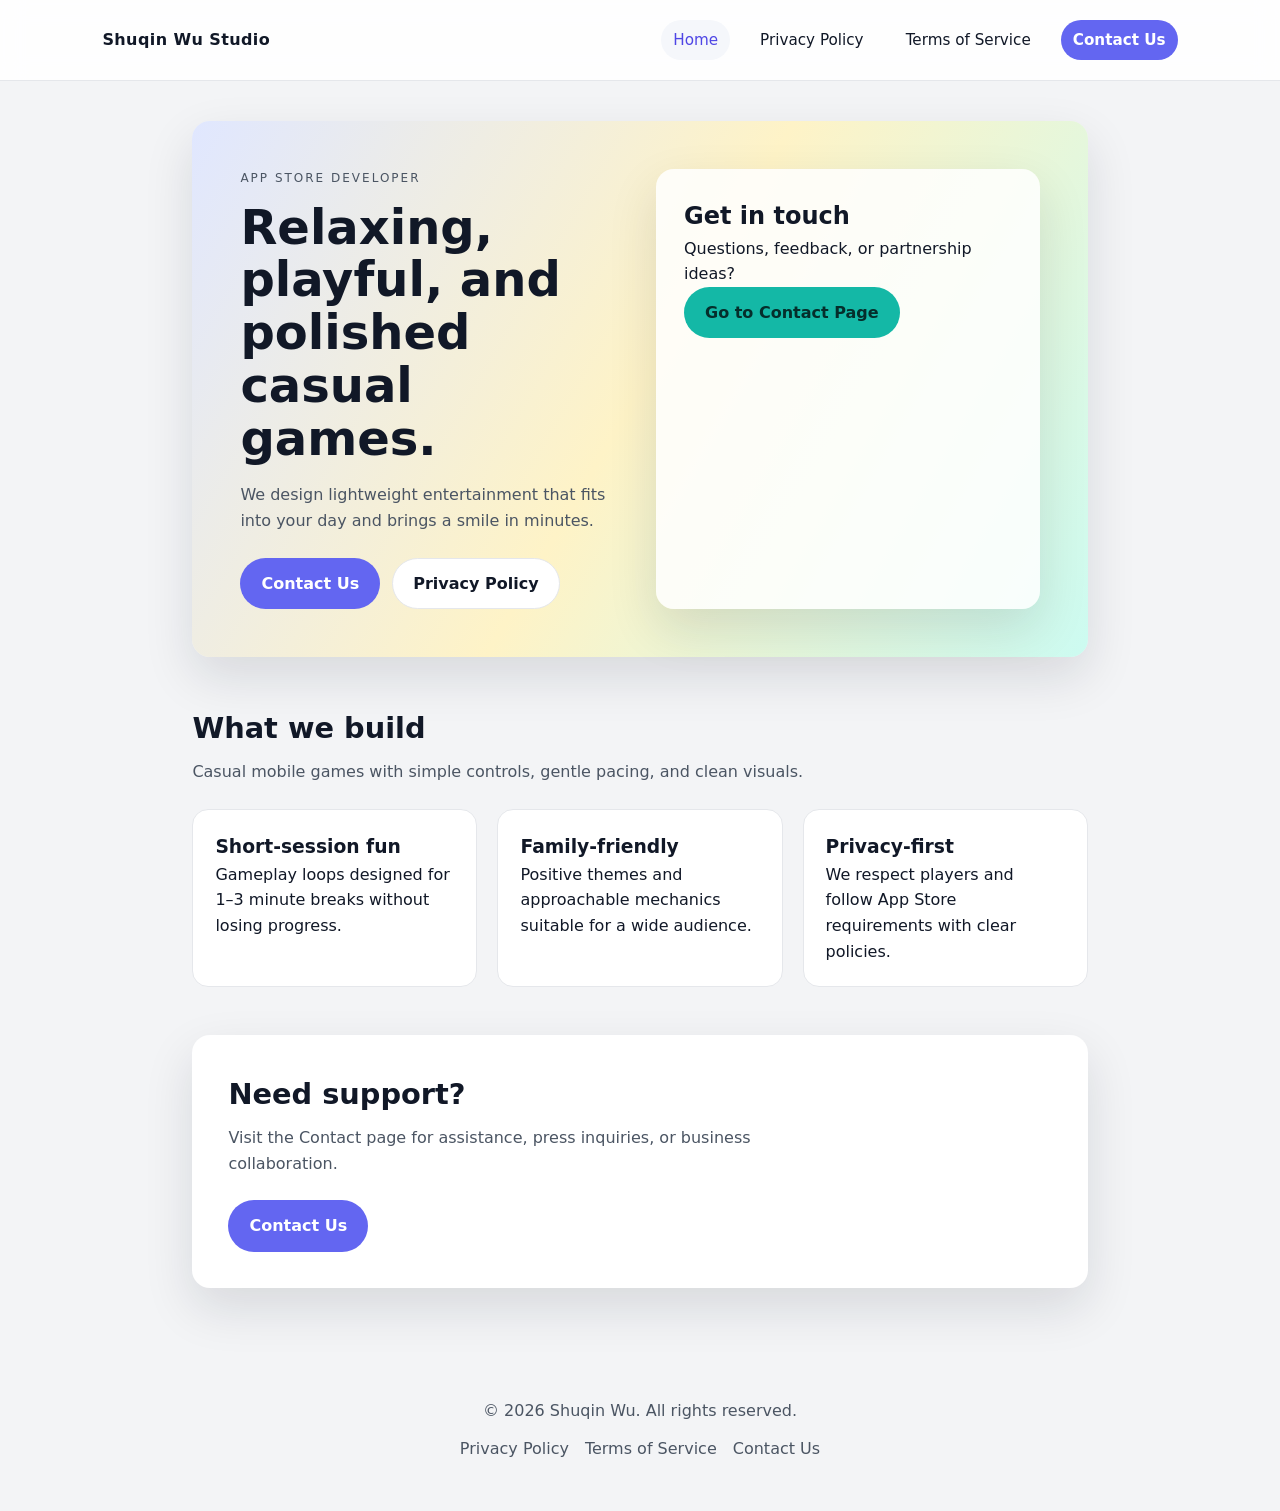
<file: index.html>
<!DOCTYPE html>
<html lang="en">
<head>
  <meta charset="UTF-8" />
  <meta name="viewport" content="width=device-width, initial-scale=1.0" />
  <title>Shuqin Wu Studio | Casual Games</title>
  <link rel="stylesheet" href="styles.css" />
  <script defer src="script.js"></script>
</head>
<body>
  <header class="site-header">
    <div class="logo">Shuqin Wu Studio</div>
    <nav class="site-nav" aria-label="Primary">
      <a href="index.html" class="active">Home</a>
      <a href="privacy.html">Privacy Policy</a>
      <a href="terms.html">Terms of Service</a>
      <a class="cta" href="contact.html">Contact Us</a>
    </nav>
  </header>

  <main>
    <section class="hero">
      <div class="hero-content">
        <p class="eyebrow">App Store Developer</p>
        <h1>Relaxing, playful, and polished casual games.</h1>
        <p class="subhead">
          We design lightweight entertainment that fits into your day and brings a smile in minutes.
        </p>
        <div class="hero-actions">
          <a class="button primary" href="contact.html">Contact Us</a>
          <a class="button ghost" href="privacy.html">Privacy Policy</a>
        </div>
      </div>
      <div class="hero-card" aria-label="Quick contact">
        <h2>Get in touch</h2>
        <p>Questions, feedback, or partnership ideas?</p>
        <a class="button secondary" href="contact.html">Go to Contact Page</a>
      </div>
    </section>

    <section class="section">
      <div class="section-header">
        <h2>What we build</h2>
        <p>Casual mobile games with simple controls, gentle pacing, and clean visuals.</p>
      </div>
      <div class="card-grid">
        <article class="card">
          <h3>Short-session fun</h3>
          <p>Gameplay loops designed for 1–3 minute breaks without losing progress.</p>
        </article>
        <article class="card">
          <h3>Family-friendly</h3>
          <p>Positive themes and approachable mechanics suitable for a wide audience.</p>
        </article>
        <article class="card">
          <h3>Privacy-first</h3>
          <p>We respect players and follow App Store requirements with clear policies.</p>
        </article>
      </div>
    </section>

    <section class="section alt">
      <div class="section-header">
        <h2>Need support?</h2>
        <p>Visit the Contact page for assistance, press inquiries, or business collaboration.</p>
      </div>
      <div class="center">
        <a class="button primary" href="contact.html">Contact Us</a>
      </div>
    </section>
  </main>

  <footer class="site-footer">
    <p>© <span id="current-year">2026</span> Shuqin Wu. All rights reserved.</p>
    <div class="footer-links">
      <a href="privacy.html">Privacy Policy</a>
      <a href="terms.html">Terms of Service</a>
      <a href="contact.html">Contact Us</a>
    </div>
  </footer>
</body>
</html>
</file>
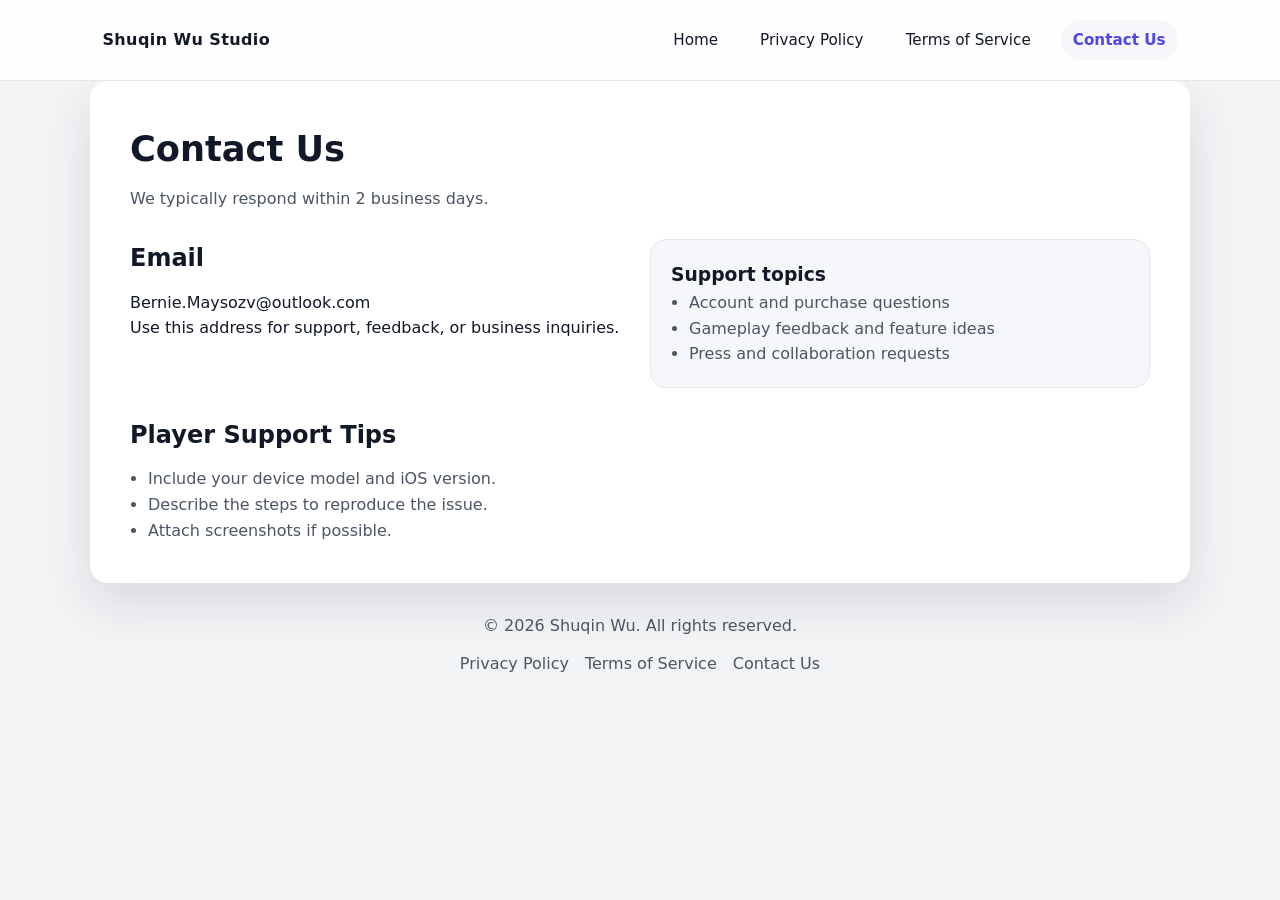
<file: contact.html>
<!DOCTYPE html>
<html lang="en">
<head>
  <meta charset="UTF-8" />
  <meta name="viewport" content="width=device-width, initial-scale=1.0" />
  <title>Contact Us | Shuqin Wu Studio</title>
  <link rel="stylesheet" href="styles.css" />
  <script defer src="script.js"></script>
</head>
<body>
  <header class="site-header">
    <div class="logo">Shuqin Wu Studio</div>
    <nav class="site-nav" aria-label="Primary">
      <a href="index.html">Home</a>
      <a href="privacy.html">Privacy Policy</a>
      <a href="terms.html">Terms of Service</a>
      <a class="cta active" href="contact.html">Contact Us</a>
    </nav>
  </header>

  <main class="page">
    <section class="page-hero">
      <h1>Contact Us</h1>
      <p>We typically respond within 2 business days.</p>
    </section>

    <section class="page-section contact-grid">
      <div>
        <h2>Email</h2>
        <p>
          <a href="mailto:Bernie.Maysozv@outlook.com">Bernie.Maysozv@outlook.com</a>
        </p>
        <p>Use this address for support, feedback, or business inquiries.</p>
      </div>
      <div class="contact-card">
        <h3>Support topics</h3>
        <ul>
          <li>Account and purchase questions</li>
          <li>Gameplay feedback and feature ideas</li>
          <li>Press and collaboration requests</li>
        </ul>
      </div>
    </section>

    <section class="page-section">
      <h2>Player Support Tips</h2>
      <ul>
        <li>Include your device model and iOS version.</li>
        <li>Describe the steps to reproduce the issue.</li>
        <li>Attach screenshots if possible.</li>
      </ul>
    </section>
  </main>

  <footer class="site-footer">
    <p>© <span id="current-year">2026</span> Shuqin Wu. All rights reserved.</p>
    <div class="footer-links">
      <a href="privacy.html">Privacy Policy</a>
      <a href="terms.html">Terms of Service</a>
      <a href="contact.html">Contact Us</a>
    </div>
  </footer>
</body>
</html>
</file>
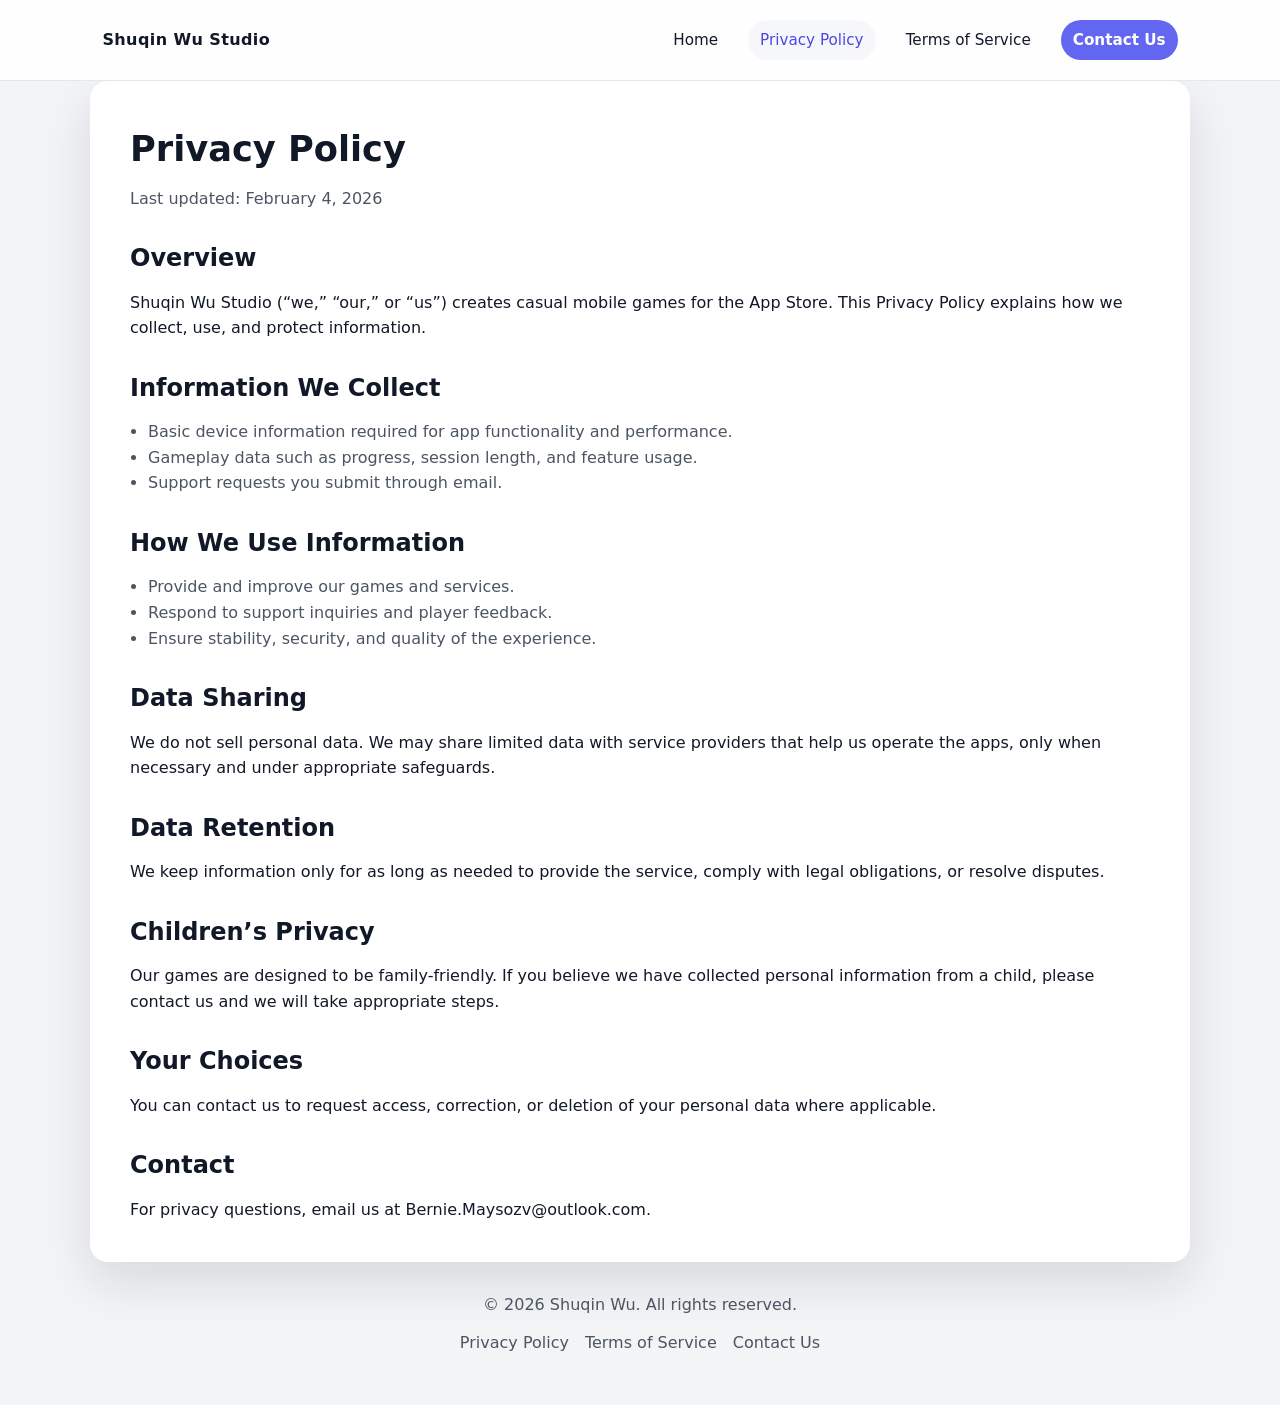
<file: privacy.html>
<!DOCTYPE html>
<html lang="en">
<head>
  <meta charset="UTF-8" />
  <meta name="viewport" content="width=device-width, initial-scale=1.0" />
  <title>Privacy Policy | Shuqin Wu Studio</title>
  <link rel="stylesheet" href="styles.css" />
  <script defer src="script.js"></script>
</head>
<body>
  <header class="site-header">
    <div class="logo">Shuqin Wu Studio</div>
    <nav class="site-nav" aria-label="Primary">
      <a href="index.html">Home</a>
      <a href="privacy.html" class="active">Privacy Policy</a>
      <a href="terms.html">Terms of Service</a>
      <a class="cta" href="contact.html">Contact Us</a>
    </nav>
  </header>

  <main class="page">
    <section class="page-hero">
      <h1>Privacy Policy</h1>
      <p>Last updated: February 4, 2026</p>
    </section>

    <section class="page-section">
      <h2>Overview</h2>
      <p>
        Shuqin Wu Studio (“we,” “our,” or “us”) creates casual mobile games for the App Store. This
        Privacy Policy explains how we collect, use, and protect information.
      </p>
    </section>

    <section class="page-section">
      <h2>Information We Collect</h2>
      <ul>
        <li>Basic device information required for app functionality and performance.</li>
        <li>Gameplay data such as progress, session length, and feature usage.</li>
        <li>Support requests you submit through email.</li>
      </ul>
    </section>

    <section class="page-section">
      <h2>How We Use Information</h2>
      <ul>
        <li>Provide and improve our games and services.</li>
        <li>Respond to support inquiries and player feedback.</li>
        <li>Ensure stability, security, and quality of the experience.</li>
      </ul>
    </section>

    <section class="page-section">
      <h2>Data Sharing</h2>
      <p>
        We do not sell personal data. We may share limited data with service providers that help us
        operate the apps, only when necessary and under appropriate safeguards.
      </p>
    </section>

    <section class="page-section">
      <h2>Data Retention</h2>
      <p>
        We keep information only for as long as needed to provide the service, comply with legal
        obligations, or resolve disputes.
      </p>
    </section>

    <section class="page-section">
      <h2>Children’s Privacy</h2>
      <p>
        Our games are designed to be family-friendly. If you believe we have collected personal
        information from a child, please contact us and we will take appropriate steps.
      </p>
    </section>

    <section class="page-section">
      <h2>Your Choices</h2>
      <p>
        You can contact us to request access, correction, or deletion of your personal data where
        applicable.
      </p>
    </section>

    <section class="page-section">
      <h2>Contact</h2>
      <p>
        For privacy questions, email us at
        <a href="mailto:Bernie.Maysozv@outlook.com">Bernie.Maysozv@outlook.com</a>.
      </p>
    </section>
  </main>

  <footer class="site-footer">
    <p>© <span id="current-year">2026</span> Shuqin Wu. All rights reserved.</p>
    <div class="footer-links">
      <a href="privacy.html">Privacy Policy</a>
      <a href="terms.html">Terms of Service</a>
      <a href="contact.html">Contact Us</a>
    </div>
  </footer>
</body>
</html>
</file>
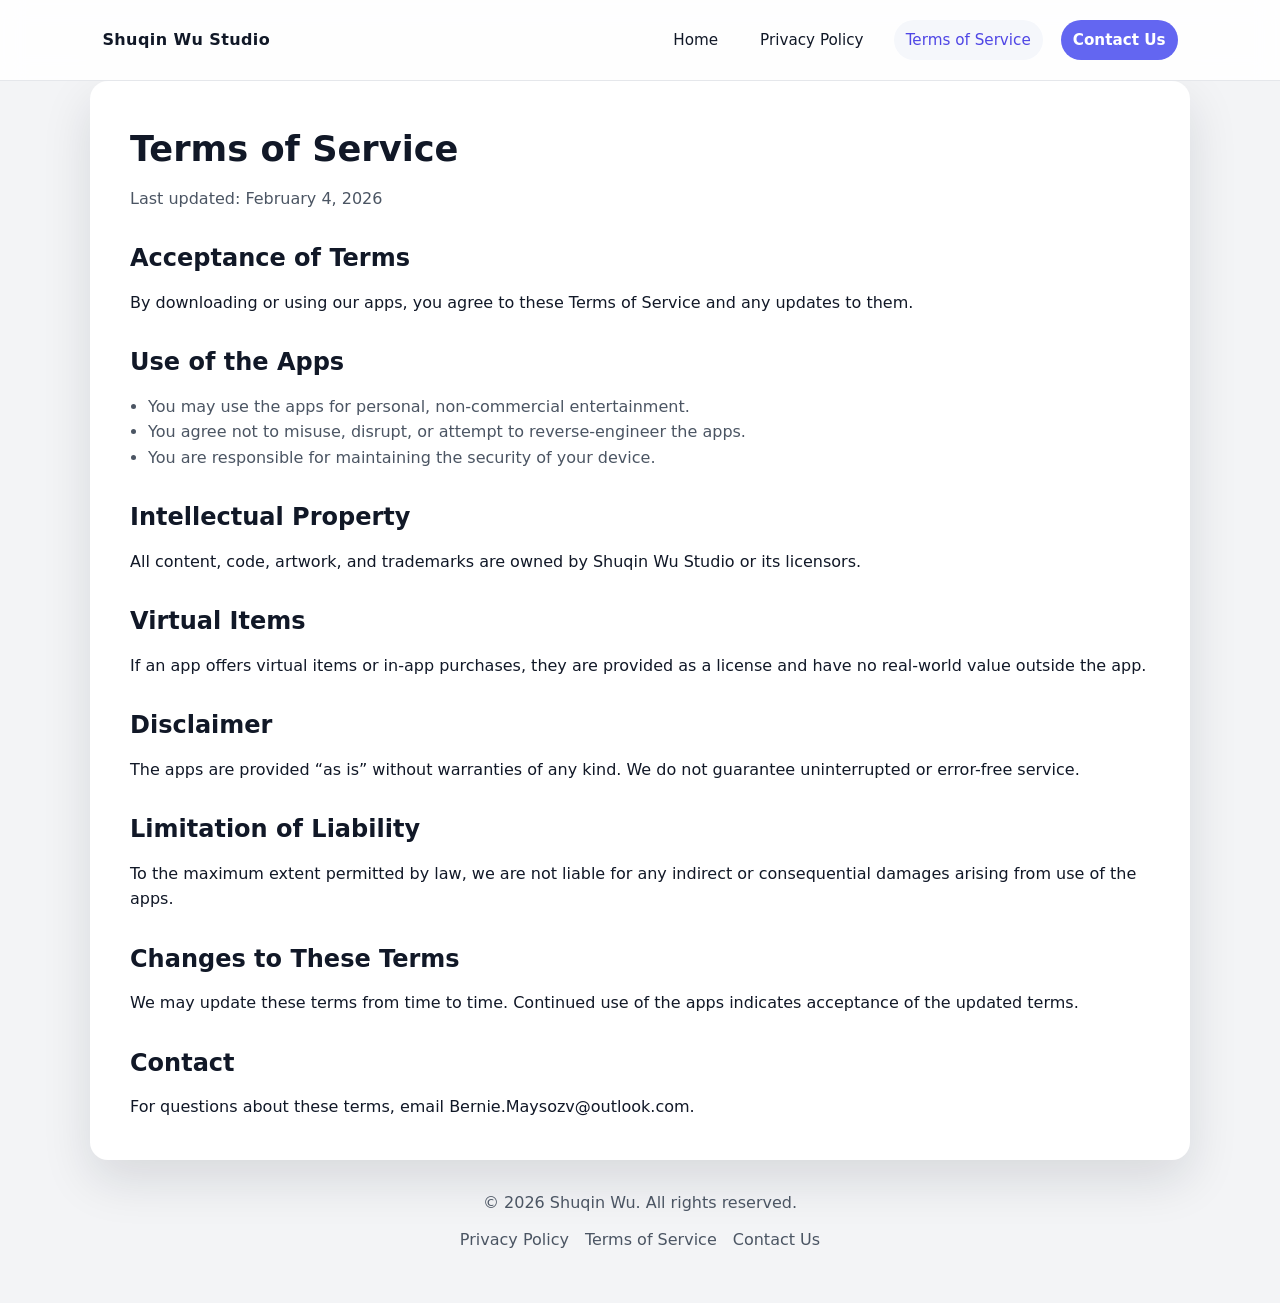
<file: terms.html>
<!DOCTYPE html>
<html lang="en">
<head>
  <meta charset="UTF-8" />
  <meta name="viewport" content="width=device-width, initial-scale=1.0" />
  <title>Terms of Service | Shuqin Wu Studio</title>
  <link rel="stylesheet" href="styles.css" />
  <script defer src="script.js"></script>
</head>
<body>
  <header class="site-header">
    <div class="logo">Shuqin Wu Studio</div>
    <nav class="site-nav" aria-label="Primary">
      <a href="index.html">Home</a>
      <a href="privacy.html">Privacy Policy</a>
      <a href="terms.html" class="active">Terms of Service</a>
      <a class="cta" href="contact.html">Contact Us</a>
    </nav>
  </header>

  <main class="page">
    <section class="page-hero">
      <h1>Terms of Service</h1>
      <p>Last updated: February 4, 2026</p>
    </section>

    <section class="page-section">
      <h2>Acceptance of Terms</h2>
      <p>
        By downloading or using our apps, you agree to these Terms of Service and any updates to them.
      </p>
    </section>

    <section class="page-section">
      <h2>Use of the Apps</h2>
      <ul>
        <li>You may use the apps for personal, non-commercial entertainment.</li>
        <li>You agree not to misuse, disrupt, or attempt to reverse-engineer the apps.</li>
        <li>You are responsible for maintaining the security of your device.</li>
      </ul>
    </section>

    <section class="page-section">
      <h2>Intellectual Property</h2>
      <p>
        All content, code, artwork, and trademarks are owned by Shuqin Wu Studio or its licensors.
      </p>
    </section>

    <section class="page-section">
      <h2>Virtual Items</h2>
      <p>
        If an app offers virtual items or in-app purchases, they are provided as a license and have no
        real-world value outside the app.
      </p>
    </section>

    <section class="page-section">
      <h2>Disclaimer</h2>
      <p>
        The apps are provided “as is” without warranties of any kind. We do not guarantee uninterrupted
        or error-free service.
      </p>
    </section>

    <section class="page-section">
      <h2>Limitation of Liability</h2>
      <p>
        To the maximum extent permitted by law, we are not liable for any indirect or consequential
        damages arising from use of the apps.
      </p>
    </section>

    <section class="page-section">
      <h2>Changes to These Terms</h2>
      <p>
        We may update these terms from time to time. Continued use of the apps indicates acceptance of
        the updated terms.
      </p>
    </section>

    <section class="page-section">
      <h2>Contact</h2>
      <p>
        For questions about these terms, email
        <a href="mailto:Bernie.Maysozv@outlook.com">Bernie.Maysozv@outlook.com</a>.
      </p>
    </section>
  </main>

  <footer class="site-footer">
    <p>© <span id="current-year">2026</span> Shuqin Wu. All rights reserved.</p>
    <div class="footer-links">
      <a href="privacy.html">Privacy Policy</a>
      <a href="terms.html">Terms of Service</a>
      <a href="contact.html">Contact Us</a>
    </div>
  </footer>
</body>
</html>
</file>
<file: styles.css>
:root {
  color-scheme: light;
  --bg: #0f172a;
  --bg-soft: #111c33;
  --surface: #ffffff;
  --surface-alt: #f5f7fb;
  --text: #111827;
  --text-muted: #4b5563;
  --primary: #6366f1;
  --primary-dark: #4f46e5;
  --accent: #14b8a6;
  --border: #e5e7eb;
  --radius: 18px;
  --shadow: 0 20px 50px rgba(15, 23, 42, 0.12);
  --max-width: 1100px;
  font-family: "Inter", "Segoe UI", system-ui, -apple-system, sans-serif;
}

* {
  box-sizing: border-box;
  margin: 0;
  padding: 0;
}

body {
  background: #f3f4f6;
  color: var(--text);
  line-height: 1.6;
}

a {
  color: inherit;
  text-decoration: none;
}

.site-header {
  position: sticky;
  top: 0;
  z-index: 10;
  background: rgba(255, 255, 255, 0.9);
  backdrop-filter: blur(12px);
  display: flex;
  align-items: center;
  justify-content: space-between;
  padding: 20px 8vw;
  border-bottom: 1px solid var(--border);
}

.logo {
  font-weight: 700;
  letter-spacing: 0.4px;
}

.site-nav {
  display: flex;
  gap: 18px;
  align-items: center;
  font-size: 0.95rem;
}

.site-nav a {
  padding: 8px 12px;
  border-radius: 999px;
  transition: all 0.2s ease;
}

.site-nav a:hover,
.site-nav a.active {
  background: var(--surface-alt);
  color: var(--primary-dark);
}

.site-nav .cta {
  background: var(--primary);
  color: white;
  font-weight: 600;
}

.site-nav .cta:hover {
  background: var(--primary-dark);
  color: white;
}

main {
  max-width: var(--max-width);
  margin: 0 auto;
  padding: 40px 8vw 80px;
}

.hero {
  display: grid;
  grid-template-columns: repeat(auto-fit, minmax(280px, 1fr));
  gap: 32px;
  padding: 48px;
  border-radius: var(--radius);
  background: linear-gradient(120deg, #e0e7ff, #fef3c7, #ccfbf1);
  box-shadow: var(--shadow);
}

.hero-content h1 {
  font-size: clamp(2rem, 4vw, 3rem);
  line-height: 1.1;
  margin-bottom: 18px;
}

.eyebrow {
  text-transform: uppercase;
  letter-spacing: 2px;
  font-size: 0.75rem;
  color: var(--text-muted);
  margin-bottom: 12px;
}

.subhead {
  color: var(--text-muted);
  max-width: 480px;
}

.hero-actions {
  margin-top: 24px;
  display: flex;
  flex-wrap: wrap;
  gap: 12px;
}

.hero-card {
  background: rgba(255, 255, 255, 0.85);
  padding: 28px;
  border-radius: var(--radius);
  box-shadow: var(--shadow);
}

.button {
  display: inline-flex;
  align-items: center;
  justify-content: center;
  gap: 8px;
  padding: 12px 20px;
  border-radius: 999px;
  font-weight: 600;
  border: 1px solid transparent;
  transition: all 0.2s ease;
}

.button.primary {
  background: var(--primary);
  color: white;
}

.button.primary:hover {
  background: var(--primary-dark);
}

.button.secondary {
  background: var(--accent);
  color: #052e2b;
}

.button.secondary:hover {
  filter: brightness(0.95);
}

.button.ghost {
  border-color: var(--border);
  background: white;
  color: var(--text);
}

.section {
  margin-top: 48px;
}

.section.alt {
  background: var(--surface);
  padding: 36px;
  border-radius: var(--radius);
  box-shadow: var(--shadow);
}

.section-header h2 {
  font-size: 1.8rem;
  margin-bottom: 8px;
}

.section-header p {
  color: var(--text-muted);
  max-width: 620px;
}

.card-grid {
  display: grid;
  grid-template-columns: repeat(auto-fit, minmax(230px, 1fr));
  gap: 20px;
  margin-top: 24px;
}

.card {
  background: white;
  padding: 22px;
  border-radius: 16px;
  border: 1px solid var(--border);
}

.center {
  margin-top: 24px;
}

.page {
  background: var(--surface);
  padding: 40px;
  border-radius: var(--radius);
  box-shadow: var(--shadow);
}

.page-hero h1 {
  font-size: 2.2rem;
  margin-bottom: 8px;
}

.page-hero p {
  color: var(--text-muted);
}

.page-section {
  margin-top: 28px;
}

.page-section h2 {
  margin-bottom: 12px;
}

.page-section ul {
  padding-left: 18px;
  color: var(--text-muted);
}

.contact-grid {
  display: grid;
  grid-template-columns: repeat(auto-fit, minmax(240px, 1fr));
  gap: 20px;
  align-items: start;
}

.contact-card {
  background: var(--surface-alt);
  padding: 20px;
  border-radius: 16px;
  border: 1px solid var(--border);
}

.site-footer {
  padding: 30px 8vw 50px;
  text-align: center;
  color: var(--text-muted);
}

.footer-links {
  margin-top: 12px;
  display: flex;
  gap: 16px;
  justify-content: center;
  flex-wrap: wrap;
}

@media (max-width: 720px) {
  .site-header {
    flex-direction: column;
    gap: 16px;
  }

  .site-nav {
    flex-wrap: wrap;
    justify-content: center;
  }

  .page {
    padding: 28px;
  }
}
</file>
